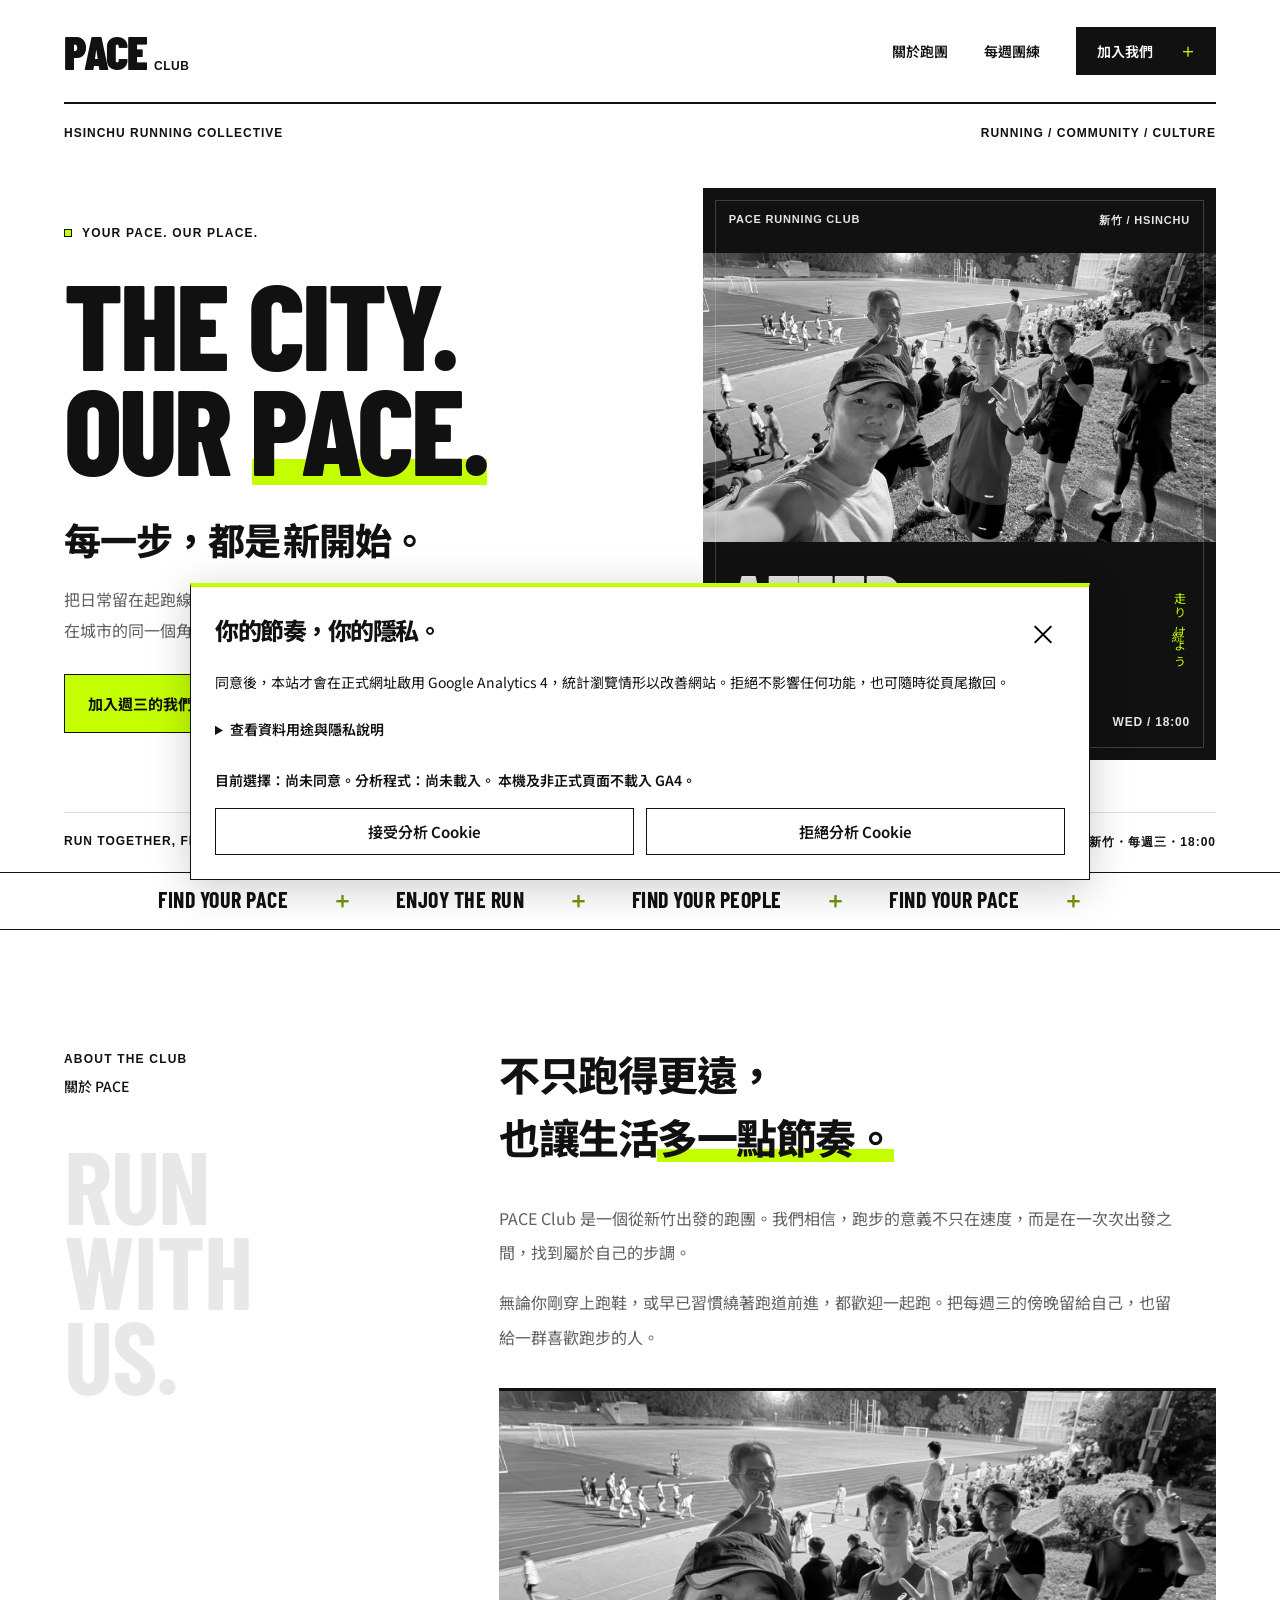
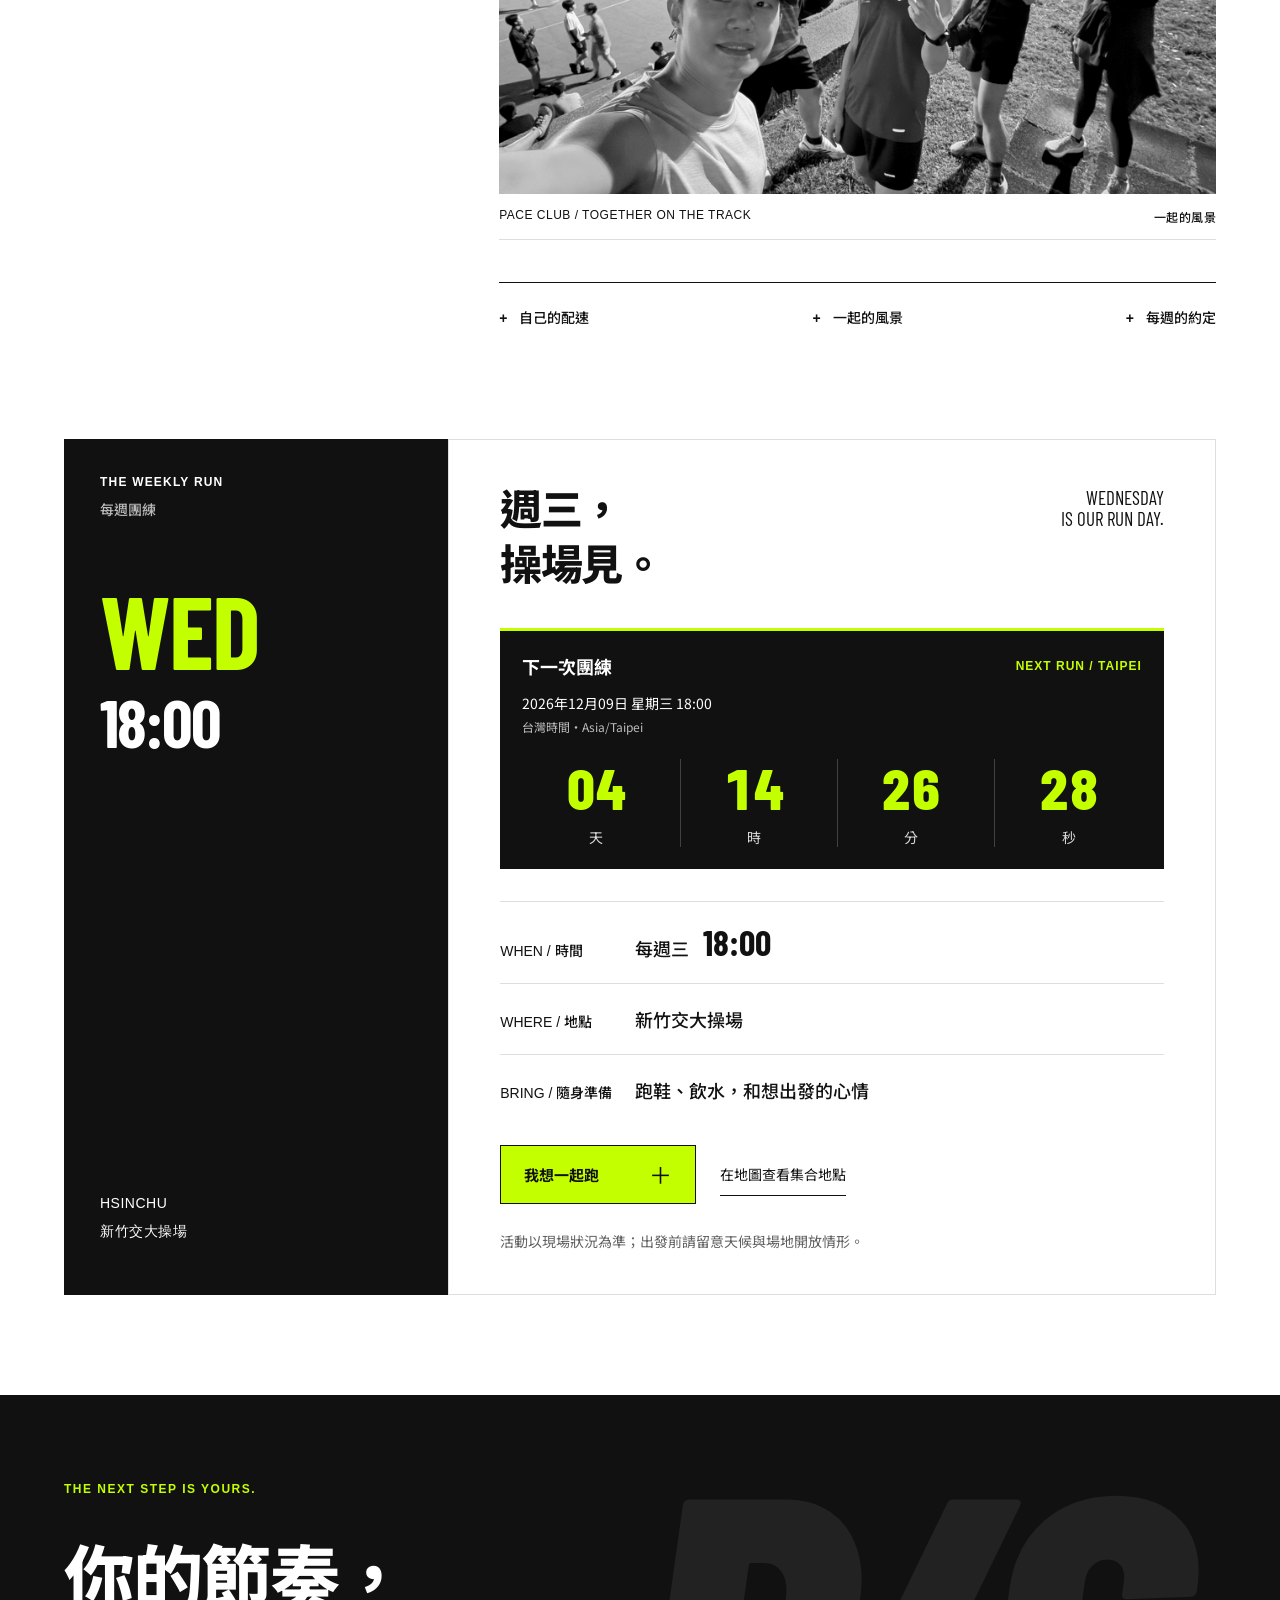
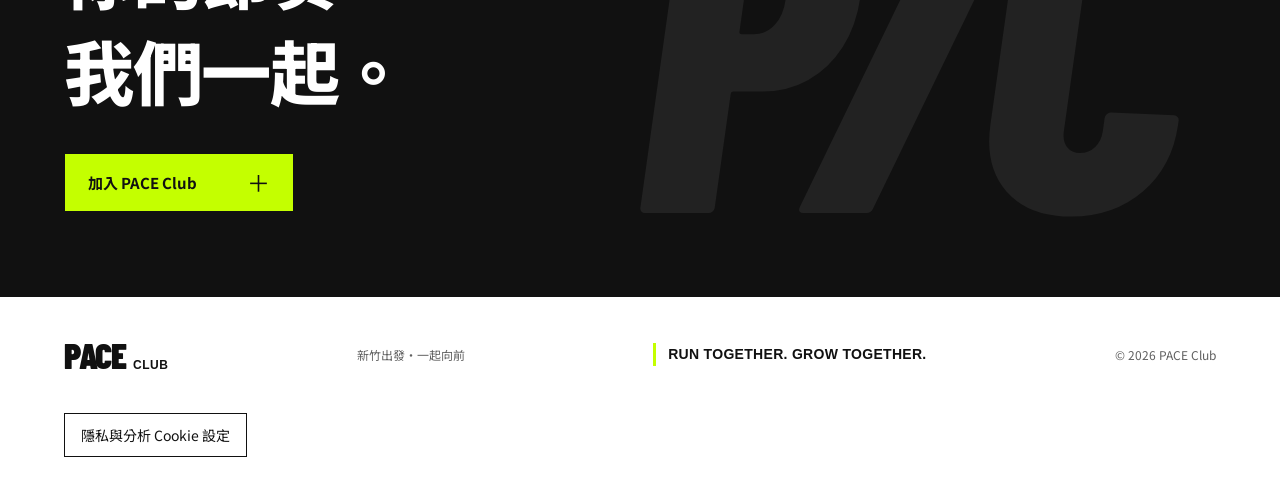
<file: index.html>
<!doctype html>
<html lang="zh-Hant">
<head>
  <meta charset="UTF-8">
  <meta name="viewport" content="width=device-width, initial-scale=1">
  <meta name="theme-color" content="#c4ff00">
  <title>PACE Club｜新竹跑步社群・每週三交大操場團練</title>
  <meta name="description" content="PACE Club 是新竹在地跑步社群，每週三 18:00 在新竹交大操場團練。歡迎上班族、跑步新手與一般跑者，依自己的配速一起跑，找到生活的節奏。查看集合資訊與下一次團練倒數，加入週三的我們。">
  <link rel="canonical" href="https://neal1106-source.github.io/pace-club/">
  <link rel="icon" href="favicon.svg" type="image/svg+xml" sizes="any">
  <link rel="sitemap" href="sitemap.xml" type="application/xml">

  <meta property="og:type" content="website">
  <meta property="og:locale" content="zh_TW">
  <meta property="og:site_name" content="PACE Club">
  <meta property="og:title" content="PACE Club｜新竹跑步社群・每週三交大操場團練">
  <meta property="og:description" content="每週三 18:00，新竹交大操場見。歡迎上班族、跑步新手與一般跑者，與 PACE Club 一起找到自己的跑步節奏。">
  <meta property="og:url" content="https://neal1106-source.github.io/pace-club/">
  <meta property="og:image" content="https://neal1106-source.github.io/pace-club/images/hero.jpg">
  <meta property="og:image:type" content="image/jpeg">
  <meta property="og:image:width" content="1706">
  <meta property="og:image:height" content="960">
  <meta property="og:image:alt" content="跑友在夜間操場旁合照，後方可見跑道與草地">
  <meta name="twitter:card" content="summary_large_image">
  <meta name="twitter:title" content="PACE Club｜新竹跑步社群・每週三交大操場團練">
  <meta name="twitter:description" content="每週三 18:00，新竹交大操場見。歡迎上班族、跑步新手與一般跑者，一起跑出自己的節奏。">
  <meta name="twitter:image" content="https://neal1106-source.github.io/pace-club/images/hero.jpg">
  <meta name="twitter:image:alt" content="跑友在夜間操場旁合照，後方可見跑道與草地">
  <script type="application/ld+json">
  {
    "@context": "https://schema.org",
    "@graph": [
      {
        "@type": "SportsOrganization",
        "@id": "https://neal1106-source.github.io/pace-club/#organization",
        "name": "PACE Club",
        "url": "https://neal1106-source.github.io/pace-club/",
        "description": "新竹在地跑步社群，歡迎上班族、跑步新手與一般跑者，每週三 18:00 於新竹交大操場團練。",
        "sport": "跑步",
        "slogan": "RUN TOGETHER. GROW TOGETHER.",
        "image": "https://neal1106-source.github.io/pace-club/images/hero.jpg",
        "areaServed": { "@type": "City", "name": "新竹" },
        "location": { "@type": "Place", "name": "新竹交大操場" }
      },
      {
        "@type": "WebSite",
        "@id": "https://neal1106-source.github.io/pace-club/#website",
        "url": "https://neal1106-source.github.io/pace-club/",
        "name": "PACE Club",
        "inLanguage": "zh-Hant",
        "publisher": { "@id": "https://neal1106-source.github.io/pace-club/#organization" }
      },
      {
        "@type": "WebPage",
        "@id": "https://neal1106-source.github.io/pace-club/#webpage",
        "url": "https://neal1106-source.github.io/pace-club/",
        "name": "PACE Club｜新竹跑步社群・每週三交大操場團練",
        "description": "認識 PACE Club 新竹跑步社群，查看每週三 18:00 新竹交大操場團練資訊與下一次團練倒數。",
        "inLanguage": "zh-Hant",
        "isPartOf": { "@id": "https://neal1106-source.github.io/pace-club/#website" },
        "mainEntity": { "@id": "https://neal1106-source.github.io/pace-club/#organization" }
      }
    ]
  }
  </script>
  <link rel="stylesheet" href="styles.css">
  <script src="script.js" defer></script>
  <script src="analytics.js" defer></script>
</head>
<body>
  <a class="skip-link" href="#main">跳至主要內容</a>
  <header class="header">
    <a class="logo" href="#" aria-label="PACE Club 首頁">PACE<span>CLUB</span></a>
    <button class="menu-toggle" type="button" aria-expanded="false" aria-controls="site-nav">選單 <span aria-hidden="true">＋</span></button>
    <nav id="site-nav" aria-label="主要導覽"><a href="#about">關於跑團</a><a href="#weekly">每週團練</a><button class="nav-join" data-join>加入我們 <span>＋</span></button></nav>
  </header>
  <main id="main">
    <section class="hero" aria-labelledby="hero-title">
      <div class="hero-top"><span>HSINCHU RUNNING COLLECTIVE</span><span>RUNNING / COMMUNITY / CULTURE</span></div>
      <div class="hero-layout">
        <div class="hero-copy"><p class="eyebrow"><span class="square"></span> YOUR PACE. OUR PLACE.</p><div class="hero-display" aria-hidden="true">THE CITY.<br>OUR <em>PACE.</em></div><h1 id="hero-title">每一步，<br>都是<span class="outline">新開始。</span></h1><p class="intro">把日常留在起跑線。<br>在城市的同一個角落，和 PACE Club 一起向前。</p><button class="button" data-join>加入週三的我們 <span>＋</span></button></div>
        <div class="track-art">
          <div class="poster-top"><span>PACE RUNNING CLUB</span><span>新竹 / HSINCHU</span></div>
          <img class="hero-photo" src="images/hero.jpg" alt="五位跑友在夜間操場旁合照，後方可見跑道與草地" width="1706" height="960" fetchpriority="high" decoding="async">
          <div class="poster-word">AFTER<br>HOURS.</div>
          <div class="poster-bottom"><span>不同配速，同一份熱愛。</span><span>WED / 18:00</span></div>
          <span class="poster-tag">走り続けよう</span>
        </div>
      </div>
      <div class="hero-bottom"><span>RUN TOGETHER, FEEL BETTER.</span><span>新竹・每週三・18:00</span></div>
    </section>
    <div class="ticker" aria-hidden="true">FIND YOUR PACE <span>＋</span> ENJOY THE RUN <span>＋</span> FIND YOUR PEOPLE <span>＋</span> FIND YOUR PACE <span>＋</span></div>
    <section id="about" class="about section">
      <div class="section-label">ABOUT THE CLUB <span>關於 PACE</span><p class="section-word" aria-hidden="true">RUN<br>WITH<br>US.</p></div>
      <div><h2>不只跑得更遠，<br>也讓生活<span class="highlight">多一點節奏。</span></h2><p>PACE Club 是一個從新竹出發的跑團。我們相信，跑步的意義不只在速度，而是在一次次出發之間，找到屬於自己的步調。</p><p>無論你剛穿上跑鞋，或早已習慣繞著跑道前進，都歡迎一起跑。把每週三的傍晚留給自己，也留給一群喜歡跑步的人。</p>
        <figure class="about-photo"><img src="images/running.jpg" alt="跑友穿著運動服在操場旁自拍，記錄一起跑步的時光" width="1706" height="960" loading="lazy" decoding="async"><figcaption><span>PACE CLUB / TOGETHER ON THE TRACK</span><span>一起的風景</span></figcaption></figure>
        <div class="values"><span>自己的配速</span><span>一起的風景</span><span>每週的約定</span></div></div>
    </section>
    <section id="weekly" class="weekly section">
      <div class="section-label">THE WEEKLY RUN <span>每週團練</span><p class="weekly-day" aria-hidden="true">WED<span>18:00</span></p><p class="weekly-place">HSINCHU<br>新竹交大操場</p></div>
      <div class="weekly-content"><div class="event-heading"><h2>週三，<br>操場見。</h2><p>WEDNESDAY<br>IS OUR RUN DAY.</p></div>
        <section class="run-countdown" aria-labelledby="countdown-title">
          <div class="countdown-heading"><h3 id="countdown-title">下一次團練</h3><span>NEXT RUN / TAIPEI</span></div>
          <p class="countdown-date"><time id="next-run-date" aria-live="polite">每週三 18:00</time><span>台灣時間・Asia/Taipei</span></p>
          <dl class="countdown-digits" role="timer" aria-live="off" aria-labelledby="countdown-title">
            <div><dt>天</dt><dd data-countdown="days">--</dd></div>
            <div><dt>時</dt><dd data-countdown="hours">--</dd></div>
            <div><dt>分</dt><dd data-countdown="minutes">--</dd></div>
            <div><dt>秒</dt><dd data-countdown="seconds">--</dd></div>
          </dl>
          <noscript><p class="countdown-fallback">請啟用 JavaScript 查看即時倒數；團練時間為每週三 18:00（台灣時間）。</p></noscript>
        </section>
        <div class="event-details"><div><span>WHEN / 時間</span><strong>每週三 <b>18:00</b></strong></div><div><span>WHERE / 地點</span><strong>新竹交大操場</strong></div><div><span>BRING / 隨身準備</span><strong>跑鞋、飲水，和想出發的心情</strong></div></div><div class="event-actions"><button class="button" data-join>我想一起跑 <span>＋</span></button><a class="text-link" href="https://www.google.com/maps/search/?api=1&query=新竹交大操場" target="_blank" rel="noopener noreferrer">在地圖查看集合地點</a></div><p class="note">活動以現場狀況為準；出發前請留意天候與場地開放情形。</p></div>
    </section>
    <section class="closing"><p>THE NEXT STEP IS YOURS.</p><h2>你的節奏，<br>我們一起。</h2><button class="button button-light" data-join>加入 PACE Club <span>＋</span></button><span class="closing-mark" aria-hidden="true">P/C</span></section>
  </main>
  <footer><a class="logo" href="#">PACE<span>CLUB</span></a><p>新竹出發・一起向前</p><p class="footer-tagline">RUN TOGETHER. GROW TOGETHER.</p><span>© <span id="year">2026</span> PACE Club</span></footer>
  <div class="privacy-settings"><button id="analytics-settings" type="button" aria-controls="analytics-notice" aria-expanded="false">隱私與分析 Cookie 設定</button><noscript>JavaScript 未啟用，網站不會載入 Google Analytics。</noscript></div>
  <section id="analytics-notice" class="privacy-panel" aria-labelledby="privacy-title" hidden>
    <div class="privacy-heading"><h2 id="privacy-title" tabindex="-1">你的節奏，你的隱私。</h2><button id="privacy-close" type="button" aria-label="關閉隱私設定">×</button></div>
    <p>同意後，本站才會在正式網址啟用 Google Analytics 4，統計瀏覽情形以改善網站。拒絕不影響任何功能，也可隨時從頁尾撤回。</p>
    <details><summary>查看資料用途與隱私說明</summary>
    <p>PACE Club 僅在你同意後，於正式網站使用 Google Analytics 4（GA4）分析瀏覽次數及使用情形，協助改善網站。Google 會接收瀏覽器、裝置與連線資訊（例如 IP）；本網站不傳送姓名、Email、電話或表單內容。啟用分析前會清除網址中的未知或不安全參數，只保留審核通過的 UTM 行銷詞彙與合法頁內錨點；分析資料不包含錨點，不啟用廣告個人化。</p>
    <p>分析 Cookie 用於辨識瀏覽器；你的選擇會以本機儲存保留最多 180 天，可隨時從頁尾設定撤回。拒絕不影響團練倒數、加入說明或行事曆。撤回會停止後續追蹤、清除本站分析 Cookie 並重新載入，不會刪除先前已送出的資料。<a href="https://policies.google.com/privacy" target="_blank" rel="noopener noreferrer">Google 隱私權政策</a></p>
    </details>
    <p id="analytics-status" class="privacy-status" role="status"></p>
    <div class="privacy-actions"><button id="analytics-accept" type="button">接受分析 Cookie</button><button id="analytics-reject" type="button">拒絕分析 Cookie</button><button id="analytics-withdraw" type="button" hidden>撤回分析追蹤</button><button id="analytics-retry" type="button" hidden>重試載入分析</button></div>
  </section>
  <dialog id="join-dialog" aria-labelledby="join-title"><button class="close" aria-label="關閉加入說明">×</button><p class="eyebrow">SEE YOU ON THE TRACK</p><h2 id="join-title">從這個週三開始。</h2><p>每週三 18:00，在新竹交大操場，讓跑步成為生活的一部分。</p><div class="dialog-info"><strong>第一次一起跑？</strong><p>建議提早抵達，穿著適合運動的服裝，帶好飲水，依自己的身體狀況調整配速。</p></div><button id="calendar" class="button">下載團練行事曆 <span>＋</span></button><p class="note">此網站目前提供活動介紹，尚未開放線上報名。下載行事曆僅建立個人提醒，不代表完成報名。集合細節請以主辦方確認為準。</p><p id="calendar-status" role="status"></p></dialog>
</body>
</html>
</file>
<file: styles.css>
@import url('https://fonts.googleapis.com/css2?family=Barlow+Condensed:wght@700;800;900&family=Noto+Sans+TC:wght@400;500;600;700;800;900&display=swap');

:root {
  --green: #c4ff00;
  --ink: #111;
  --paper: #fff;
  --line: #dedede;
  --muted: #606060;
  --display: 'Barlow Condensed', 'Arial Narrow', Impact, sans-serif;
  --gutter: clamp(22px, 5vw, 88px);
}
* { box-sizing: border-box; }
html { scroll-behavior: smooth; scroll-padding-top: 32px; }
body { margin: 0; background: var(--paper); color: var(--ink); font-family: 'Noto Sans TC', sans-serif; }
a { color: inherit; text-decoration: none; }
button { font: inherit; cursor: pointer; }
button { min-width: 44px; min-height: 44px; }
.menu-toggle { display: none; }
button, a { -webkit-tap-highlight-color: transparent; }
button:focus-visible, a:focus-visible { outline: 3px solid #578000; outline-offset: 5px; }
::selection { background: var(--green); color: var(--ink); }
.header { position: relative; z-index: 5; margin: 0 var(--gutter); min-height: 104px; display: flex; align-items: center; justify-content: space-between; border-bottom: 2px solid var(--ink); gap: 20px; }
.logo { display: inline-flex; align-items: baseline; align-content: center; flex-wrap: wrap; min-height: 44px; gap: 8px; font-family: var(--display); font-size: 47px; font-weight: 900; line-height: 1; letter-spacing: -1.5px; }
.logo span { font-family: Arial, sans-serif; font-size: 12px; letter-spacing: .5px; font-weight: 700; }
nav { display: flex; align-items: center; gap: 36px; font-size: 14px; font-weight: 600; }
nav a { display: inline-flex; align-items: center; min-height: 44px; padding: 12px 0; border-bottom: 1px solid transparent; }
nav a:hover { border-bottom-color: var(--ink); }
.nav-join { background: var(--ink); color: white; padding: 13px 20px; border: 1px solid var(--ink); }
.nav-join span { margin-left: 25px; color: var(--green); }
.nav-join:hover { background: #333; }
.hero { padding: 22px var(--gutter) 0; max-width: 1680px; margin: auto; }
.hero-top, .hero-bottom { display: flex; justify-content: space-between; gap: 16px; font-family: Arial, sans-serif; font-size: 12px; letter-spacing: 1px; font-weight: 600; }
.hero-layout { display: grid; grid-template-columns: minmax(0, 1.12fr) minmax(0, 1fr); gap: clamp(32px, 5vw, 85px); align-items: center; padding: 48px 0 52px; }
.hero-copy { min-width: 0; }
.eyebrow { display: flex; align-items: center; gap: 10px; font-family: Arial, sans-serif; font-size: 12px; letter-spacing: 1.2px; font-weight: 700; }
.square { width: 8px; height: 8px; background: var(--green); border: 1px solid var(--ink); }
.hero-display { font-family: var(--display); font-size: clamp(76px, 9.5vw, 148px); line-height: .86; letter-spacing: -3px; font-weight: 800; margin: 30px 0 34px; white-space: nowrap; }
.hero-display em { font-style: normal; position: relative; isolation: isolate; }
.hero-display em::after { content: ''; position: absolute; z-index: -1; height: 18%; background: var(--green); left: 2px; right: 1px; bottom: 10%; }
h1 { font-size: clamp(28px, 2.9vw, 42px); line-height: 1.45; margin: 0 0 17px; letter-spacing: -1px; font-weight: 800; }
h1 br { display: none; }
.outline { margin-left: 3px; }
.intro { font-size: 16px; line-height: 1.95; color: var(--muted); margin: 0 0 28px; }
.button { background: var(--green); border: 1px solid var(--ink); color: var(--ink); padding: 17px 23px; min-height: 56px; font-size: 15px; font-weight: 700; display: inline-flex; align-items: center; justify-content: space-between; gap: 50px; transition: background .2s, color .2s; }
.button span { font-size: 23px; line-height: 1; font-weight: 400; }
.button:hover { background: var(--ink); color: var(--green); }
.track-art { width: 100%; min-width: 0; aspect-ratio: 4 / 5; position: relative; isolation: isolate; background: var(--ink); color: #e5e5e5; overflow: hidden; }
.track-art::before { content: ''; position: absolute; inset: 12px; border: 1px solid #414141; pointer-events: none; }
.poster-top, .poster-bottom { position: absolute; z-index: 2; left: 28px; right: 28px; display: flex; justify-content: space-between; gap: 12px; font-family: Arial, sans-serif; font-size: 11px; font-weight: 600; letter-spacing: .8px; }
.poster-top { top: 29px; }
.poster-bottom { bottom: 28px; font-size: 12px; }
.poster-word { position: absolute; bottom: 65px; left: 28px; font-family: var(--display); font-size: clamp(68px, 7vw, 108px); line-height: .82; font-weight: 800; letter-spacing: -2px; }
.poster-tag { position: absolute; right: 29px; top: 90px; writing-mode: vertical-rl; font-size: 14px; letter-spacing: 4px; color: var(--green); }
.hero-bottom { border-top: 1px solid var(--line); padding: 21px 0; }
.ticker { border-top: 1px solid var(--ink); border-bottom: 1px solid var(--ink); padding: 13px 0; font: 700 22px var(--display); letter-spacing: .5px; white-space: nowrap; overflow: hidden; text-align: center; }
.ticker span { color: #709500; margin: 0 38px; }
.section { padding: 112px var(--gutter); display: grid; grid-template-columns: minmax(0, 1fr) minmax(0, 2fr); gap: clamp(32px, 6vw, 100px); max-width: 1680px; margin: auto; }
.section > * { min-width: 0; }
h1, h2, p, strong, .text-link { overflow-wrap: break-word; }
.section-label { font-family: Arial, sans-serif; font-size: 12px; font-weight: 700; letter-spacing: 1.2px; padding-top: 10px; }
.section-label > span { display: block; font-family: 'Noto Sans TC', sans-serif; margin-top: 10px; font-size: 14px; font-weight: 500; letter-spacing: 0; }
.section-word { font-family: var(--display); font-size: clamp(72px, 8vw, 124px); line-height: .83; letter-spacing: -1px; margin: 46px 0 0; color: #e8e8e8; }
h2 { font-size: clamp(30px, 3.2vw, 48px); line-height: 1.55; letter-spacing: -1.5px; font-weight: 800; margin: 0 0 32px; }
.highlight { background: linear-gradient(transparent 72%, var(--green) 72%, var(--green) 94%, transparent 94%); }
.about p:not(.section-word) { color: var(--muted); font-size: 16px; line-height: 2.15; max-width: 680px; }
.values { display: flex; justify-content: space-between; gap: 14px; border-top: 1px solid var(--ink); margin-top: 42px; padding-top: 24px; font-size: 14px; font-weight: 500; }
.values span::before { content: '+'; margin-right: 12px; font-family: Arial, sans-serif; font-weight: 700; }
.weekly { position: relative; padding-top: 0; padding-bottom: 100px; gap: 0; }
.weekly > .section-label { background: var(--ink); color: white; padding: 36px; display: flex; flex-direction: column; align-items: flex-start; }
.weekly > .section-label > span { color: #b8b8b8; }
.weekly-day { font-family: var(--display); font-size: clamp(68px, 8vw, 120px); line-height: .9; letter-spacing: -2px; margin: 64px 0 44px; color: var(--green); }
.weekly-day span { display: block; font-size: .66em; margin-top: 16px; color: white; }
.weekly-place { margin-top: auto; font-size: 14px; font-weight: 400; line-height: 2; letter-spacing: .5px; }
.weekly-content { border: 1px solid var(--line); padding: 40px clamp(24px, 4vw, 62px); }
.event-heading { display: flex; justify-content: space-between; align-items: flex-start; gap: 16px; }
.event-heading h2 { font-size: 42px; line-height: 1.3; margin-bottom: 38px; }
.event-heading p { font-family: var(--display); font-size: 19px; line-height: 1.1; text-align: right; margin: 8px 0 0; }
.run-countdown { margin: 0 0 32px; padding: 22px; background: var(--ink); color: white; border-top: 3px solid var(--green); }
.countdown-heading { display: flex; flex-wrap: wrap; justify-content: space-between; align-items: center; gap: 10px; }
.countdown-heading h3 { margin: 0; font-size: 18px; font-weight: 700; }
.countdown-heading > span { font: 700 12px Arial, sans-serif; letter-spacing: 1px; color: var(--green); }
.countdown-date { margin: 12px 0 22px; font-size: 14px; line-height: 1.8; }
.countdown-date > span { display: block; color: #bdbdbd; font-size: 12px; }
.countdown-digits { display: grid; grid-template-columns: repeat(4, minmax(0, 1fr)); gap: 10px; margin: 0; }
.countdown-digits > div { min-width: 0; display: flex; flex-direction: column; text-align: center; border-left: 1px solid #414141; }
.countdown-digits > div:first-child { border-left: 0; }
.countdown-digits dd { order: -1; margin: 0 0 10px; color: var(--green); font: 800 clamp(32px, 4.5vw, 64px)/1 var(--display); font-variant-numeric: tabular-nums; }
.countdown-digits dt { font-size: 14px; color: #ddd; }
.countdown-fallback { margin-bottom: 0; font-size: 14px; line-height: 1.8; }
.event-details > div { display: grid; grid-template-columns: 120px 1fr; align-items: baseline; gap: 15px; padding: 22px 0; border-top: 1px solid var(--line); }
.event-details span { font: 500 14px Arial, 'Noto Sans TC', sans-serif; }
.event-details strong { font-size: 18px; font-weight: 500; }
.event-details b { font-family: var(--display); font-size: 36px; line-height: 1; margin-left: 10px; font-weight: 700; }
.event-actions { display: flex; flex-wrap: wrap; align-items: center; gap: 24px; margin-top: 20px; }
.text-link { display: inline-flex; align-items: center; min-height: 44px; font-size: 14px; padding: 10px 0; border-bottom: 1px solid var(--ink); }
.text-link:hover { background: var(--green); }
.note { color: var(--muted); font-size: 14px; line-height: 1.9; margin: 24px 0 0; }
.closing { background: var(--ink); color: white; padding: 75px var(--gutter) 85px; position: relative; overflow: hidden; }
.closing > p { font: 700 12px Arial, sans-serif; letter-spacing: 1.5px; color: var(--green); }
.closing h2 { position: relative; z-index: 1; font-size: clamp(44px, 5.5vw, 80px); line-height: 1.35; margin: 30px 0 36px; }
.button-light { position: relative; z-index: 1; }
.button-light:hover { border-color: var(--green); }
.closing-mark { position: absolute; right: 7%; top: 15px; font-family: var(--display); font-weight: 800; font-size: clamp(250px, 35vw, 520px); line-height: 1; letter-spacing: -12px; color: #222; transform: skew(-8deg); }
footer { margin: 0 var(--gutter); padding: 36px 0; display: flex; justify-content: space-between; align-items: center; gap: 20px; }
footer .logo { font-size: 36px; }
footer p, footer > span { font-size: 12px; color: var(--muted); }
footer .footer-tagline { margin: 0; padding-left: 12px; border-left: 3px solid var(--green); color: var(--ink); font: 700 14px/1.6 Arial, sans-serif; letter-spacing: .3px; }
dialog { width: calc(100% - 32px); max-width: 550px; max-height: calc(100dvh - 32px); overflow-y: auto; border: 1px solid var(--ink); border-top: 7px solid var(--green); background: var(--paper); padding: 44px; color: var(--ink); }
dialog::backdrop { background: #000b; backdrop-filter: blur(5px); }
dialog h2 { font-size: 30px; margin: 28px 0 18px; }
dialog p { font-size: 16px; line-height: 1.9; }
dialog .note { font-size: 14px; }
.close { position: absolute; right: 8px; top: 8px; width: 44px; height: 44px; border: 0; background: none; font-size: 28px; }
.dialog-info { background: #f4f4f4; border-left: 2px solid var(--ink); padding: 20px; margin: 24px 0; }
.dialog-info p { margin: 10px 0 0; }
#calendar-status { font-size: 13px; margin-bottom: 0; }
body.modal-open { overflow: hidden; }
.skip-link { position: fixed; left: 15px; top: -100px; background: var(--green); padding: 15px; z-index: 10; }
.skip-link:focus { top: 10px; }

@media (min-width: 1680px) {
  .header, footer { max-width: 1504px; margin-left: auto; margin-right: auto; }
  .closing { padding-left: max(var(--gutter), calc((100vw - 1504px) / 2)); }
}
@media (max-width: 1000px) {
  .hero-layout { gap: 30px; }
  .hero-display { font-size: 9.4vw; letter-spacing: -2px; }
  h1 { font-size: 28px; }
  h1 br { display: block; }
  .intro br { display: none; }
  .track-art { align-self: stretch; min-height: 480px; }
  .poster-top, .poster-bottom { left: 23px; right: 23px; font-size: 10px; }
  .poster-top span:last-child { display: none; }
  .poster-bottom { flex-direction: column; gap: 8px; }
  .poster-word { bottom: 85px; left: 23px; }
  .section { grid-template-columns: minmax(0, 1fr) minmax(0, 2fr); gap: 35px; }
  .weekly { gap: 0; }
  .weekly > .section-label { padding: 28px; }
  .weekly-content { padding: 32px 26px; }
  .event-details > div { grid-template-columns: 1fr; gap: 10px; }
}
@media (max-width: 700px) {
  .header { min-height: 84px; gap: 12px; flex-wrap: wrap; }
  .logo { font-size: 38px; }
  .logo span { font-size: 10px; }
  nav { gap: 14px; flex-wrap: wrap; }
  nav a { font-size: 16px; }
  .has-mobile-nav .menu-toggle { display: inline-flex; align-items: center; justify-content: space-between; gap: 20px; padding: 10px 14px; border: 1px solid var(--ink); background: var(--paper); font-size: 16px; }
  .has-mobile-nav .menu-toggle[aria-expanded="true"] { background: var(--green); }
  .has-mobile-nav nav { display: none; position: absolute; top: 100%; left: 0; right: 0; padding: 14px; background: var(--paper); border: 1px solid var(--ink); box-shadow: 0 12px 20px #0001; }
  .has-mobile-nav nav.is-open { display: flex; flex-direction: column; align-items: stretch; gap: 8px; }
  .has-mobile-nav nav a { padding: 12px; min-height: 48px; }
  .has-mobile-nav .nav-join { display: flex; align-items: center; justify-content: space-between; padding: 12px; min-height: 48px; font-size: 16px; }
  .nav-join { font-size: 13px; padding: 12px; }
  .nav-join span { margin-left: 10px; }
  .hero { padding-top: 18px; }
  .hero-top { font-size: 11px; letter-spacing: .6px; }
  .hero-top > span:last-child { display: none; }
  .hero-layout { grid-template-columns: 1fr; padding: 29px 0 30px; gap: 38px; }
  .hero-display { font-size: clamp(76px, 18vw, 126px); letter-spacing: -2px; margin: 25px 0 28px; }
  h1 { font-size: clamp(25px, 5.8vw, 36px); letter-spacing: -.7px; }
  h1 br { display: none; }
  .intro { margin-bottom: 25px; }
  .intro br { display: block; }
  .track-art { aspect-ratio: 1 / 1.08; min-height: 0; width: 100%; }
  .poster-word { font-size: clamp(78px, 18vw, 120px); bottom: 66px; }
  .poster-top { font-size: 11px; }
  .poster-top span:last-child { display: inline; }
  .poster-bottom { flex-direction: row; font-size: 11px; bottom: 25px; }
  .poster-tag { top: 80px; right: 25px; font-size: 13px; }
  .hero-bottom { font-size: 10px; letter-spacing: .2px; line-height: 1.6; align-items: center; }
  .hero-bottom span:last-child { text-align: right; }
  .ticker { font-size: 20px; padding: 12px 0; }
  .ticker span { margin: 0 22px; }
  .section { grid-template-columns: 1fr; padding-top: 64px; padding-bottom: 64px; gap: 27px; }
  .section-label { display: flex; flex-wrap: wrap; align-items: center; gap: 14px; padding: 0; }
  .section-label > span { margin: 0; }
  .section-word { display: none; }
  h2 { font-size: clamp(28px, 6.3vw, 40px); margin-bottom: 24px; letter-spacing: -.8px; }
  .values { gap: 8px; margin-top: 30px; padding-top: 20px; }
  .values span { font-size: 13px; }
  .values span::before { margin-right: 5px; }
  .weekly { padding-top: 0; gap: 0; }
  .weekly > .section-label { padding: 26px; display: grid; grid-template-columns: 1fr auto; gap: 10px 18px; }
  .weekly > .section-label > span { grid-column: 1; grid-row: 2; }
  .weekly-day { grid-column: 1; grid-row: 3; margin: 22px 0 0; font-size: 75px; }
  .weekly-day span { display: inline; font-size: .65em; margin-left: 16px; }
  .weekly-place { grid-column: 1 / -1; grid-row: 4; margin: 14px 0 0; font-size: 14px; }
  .weekly-content { padding: 30px 25px; }
  .event-heading h2 { font-size: 36px; margin-bottom: 28px; }
  .event-heading p { font-size: 17px; }
  .run-countdown { padding: 20px 16px; }
  .countdown-digits { gap: 6px; }
  .countdown-digits dd { font-size: clamp(32px, 10vw, 52px); }
  .event-details > div { grid-template-columns: 1fr; gap: 9px; padding: 19px 0; }
  .event-details span { font-size: 14px; color: var(--muted); }
  .event-details strong { font-size: 17px; }
  .event-details b { font-size: 32px; }
  .event-actions { flex-direction: column; align-items: stretch; gap: 17px; }
  .event-actions .text-link { align-self: flex-start; }
  .closing { padding: 55px var(--gutter) 60px; }
  .closing h2 { font-size: 48px; }
  .closing-mark { top: 90px; right: -12px; font-size: 280px; }
  footer { flex-wrap: wrap; gap: 22px; padding: 28px 0; }
  footer p { display: none; }
  footer .footer-tagline { display: block; flex-basis: 100%; order: 1; }
  dialog { padding: 34px 24px 25px; }
  dialog h2 { font-size: 26px; }
  dialog .button { width: 100%; gap: 12px; }
}
@media (max-width: 360px) {
  :root { --gutter: 18px; }
  .hero-display { font-size: 22vw; }
  h1 br { display: block; }
  .poster-top span:last-child { display: none; }
  .poster-bottom { flex-direction: column; }
  .poster-word { bottom: 85px; }
  .weekly > .section-label { grid-template-columns: 1fr; }
  .weekly-place { grid-column: 1; grid-row: 4; margin-top: 16px; }
  .values { flex-wrap: wrap; gap: 12px 20px; }
  footer > span { font-size: 11px; }
}
/* Photography: wide crops retain the group; captions stay off the faces. */
.track-art {
  aspect-ratio: auto;
  min-height: 0;
  align-self: center;
}
.track-art::before { z-index: 1; border-color: #ffffff30; }
.poster-top {
  position: static;
  padding: 25px 26px;
  font-size: 11px;
}
.poster-top span:last-child { display: inline; }
.hero-photo, .about-photo img {
  display: block;
  width: 100%;
  height: auto;
  aspect-ratio: 16 / 9;
  object-fit: cover;
  object-position: 50% 45%;
  filter: grayscale(1) contrast(1.04);
}
.poster-word {
  position: static;
  padding: 25px 26px 22px;
  font-size: clamp(60px, 6vw, 88px);
}
.poster-bottom {
  position: static;
  flex-direction: row;
  flex-wrap: wrap;
  padding: 0 26px 28px;
  font-size: 12px;
}
.poster-tag { top: auto; bottom: 91px; right: 28px; font-size: 12px; letter-spacing: 3px; }
.about-photo { margin: 34px 0 0; border-top: 3px solid var(--ink); }
.about-photo img { aspect-ratio: 16 / 9; }
.about-photo figcaption {
  display: flex;
  justify-content: space-between;
  flex-wrap: wrap;
  gap: 8px 16px;
  padding: 14px 0;
  border-bottom: 1px solid var(--line);
  font: 500 12px Arial, 'Noto Sans TC', sans-serif;
  letter-spacing: .5px;
}
@media (max-width: 700px) {
  .hero-photo { aspect-ratio: 16 / 10; object-position: 50% 42%; }
  .about-photo img { aspect-ratio: 16 / 10; object-position: 50% 45%; }
  .poster-top { padding: 23px; font-size: 10px; }
  .poster-word { padding: 24px 23px; font-size: clamp(60px, 16vw, 88px); }
  .poster-bottom { padding: 0 23px 25px; font-size: 11px; }
  .poster-tag { right: 25px; bottom: 81px; }
  .about-photo { margin-top: 28px; }
  .about-photo figcaption { font-size: 11px; line-height: 1.6; }
}
@media (max-width: 360px) {
  .poster-top span:last-child { display: none; }
  .poster-bottom { flex-direction: column; }
  .poster-tag { bottom: 98px; }
}
.privacy-settings { margin: 0 var(--gutter) 28px; }
.privacy-settings button { background: transparent; color: var(--ink); border: 1px solid var(--ink); padding: 10px 16px; font-size: 14px; }
.privacy-panel { position: fixed; z-index: 6; bottom: 20px; left: var(--gutter); right: var(--gutter); max-width: 900px; max-height: 55dvh; overflow-y: auto; margin: auto; padding: 24px; border: 1px solid var(--ink); border-top: 4px solid var(--green); background: white; box-shadow: 0 8px 40px #0003; }
.privacy-panel[hidden], .privacy-actions [hidden] { display: none; }
.privacy-heading { display: flex; align-items: flex-start; justify-content: space-between; gap: 12px; }
.privacy-heading h2 { font-size: 24px; margin: 0; }
.privacy-heading button { border: 0; background: transparent; font-size: 28px; flex-shrink: 0; }
.privacy-panel p { font-size: 14px; line-height: 1.9; margin: 14px 0; }
.privacy-panel a { text-decoration: underline; text-underline-offset: 3px; }
.privacy-panel summary { min-height: 44px; padding: 10px 0; font-size: 14px; font-weight: 600; cursor: pointer; }
.privacy-panel summary:focus-visible { outline: 3px solid #578000; outline-offset: 3px; }
.privacy-panel .privacy-status { font-weight: 600; }
.privacy-actions { display: flex; flex-wrap: wrap; gap: 12px; }
.privacy-actions button { flex: 1 1 180px; padding: 12px 16px; border: 1px solid var(--ink); background: var(--paper); color: var(--ink); font-size: 15px; font-weight: 600; }
.privacy-actions button:hover { background: var(--green); }
@media (max-width: 700px) {
  .privacy-panel { bottom: 12px; left: 16px; right: 16px; padding: 18px; max-height: 60dvh; }
  .privacy-heading h2 { font-size: 22px; }
  .privacy-panel p { font-size: 16px; }
  .privacy-actions { gap: 10px; }
  .privacy-actions button { flex-basis: 100%; }
}
@media (prefers-reduced-motion: reduce) {
  html { scroll-behavior: auto; }
  * { transition: none !important; }
}
</file>
